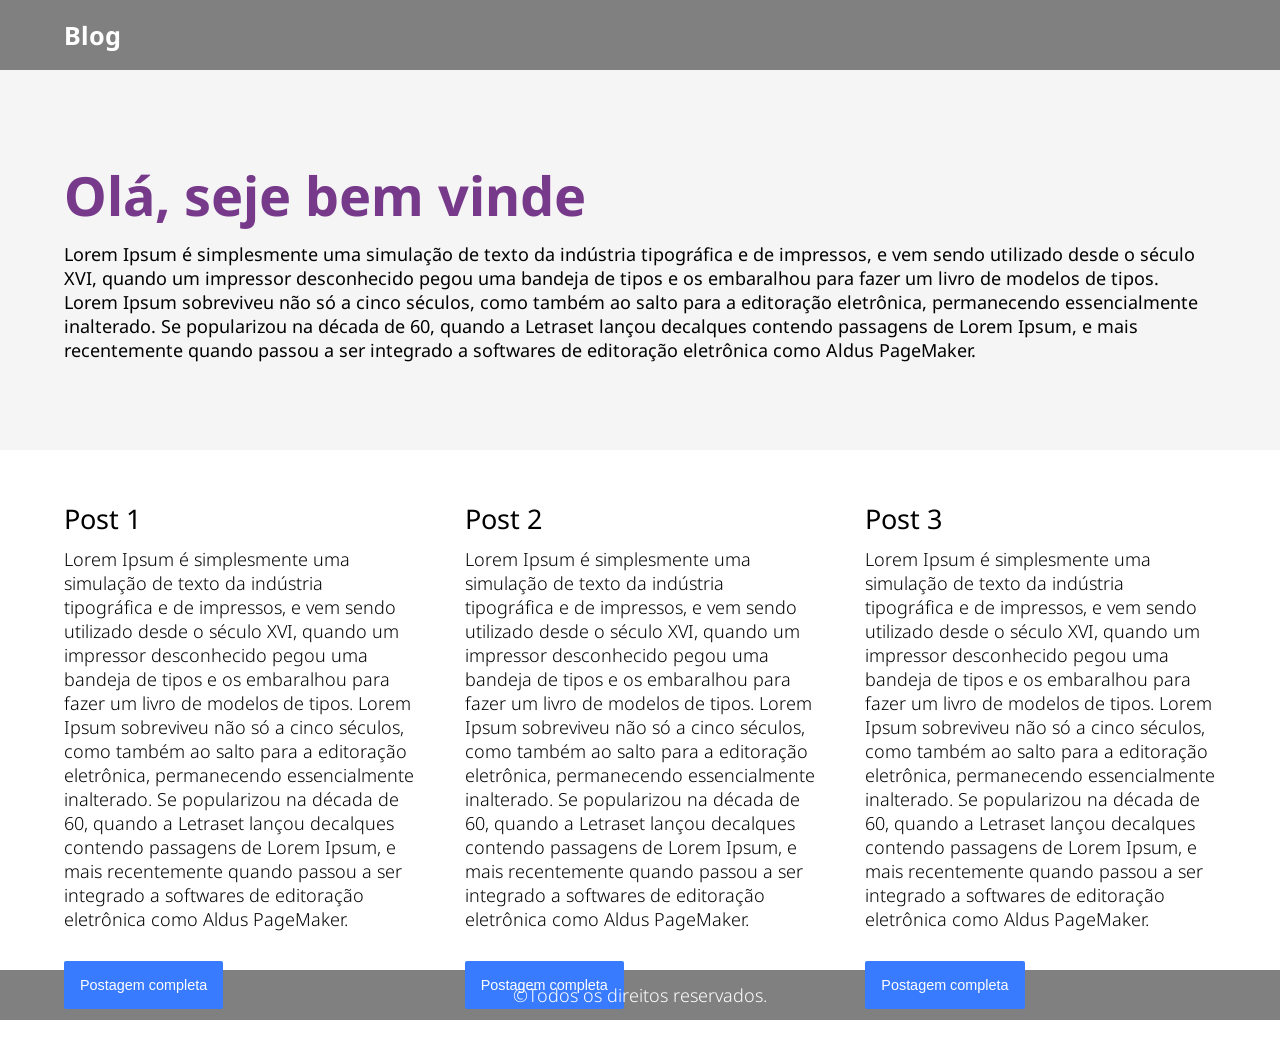
<file: Aula_01/index.html>
<!DOCTYPE html>
<html lang="pt">
<head>
    <meta charset="UTF-8">
    <meta name="viewport" content="width=device-width, initial-scale=1.0">
    <title>Blog 01</title>
    <link rel="stylesheet" href="style.css"></link>
</head>
<body>
    <nav>
        <div class="conteiner">
            <a href="#">Blog</a>
        </div>
    </nav>
        
        <div class="wrapper">
            <div class="row">
                <div class="msg">
                    <div class="conteiner">
                        <h1>Olá, seje bem vinde</h1>
                    <p>
                        Lorem Ipsum é simplesmente uma simulação de texto da indústria tipográfica e de impressos, e vem sendo utilizado desde o século XVI, quando um impressor desconhecido pegou uma bandeja de tipos e os embaralhou para fazer um livro de modelos de tipos. Lorem Ipsum sobreviveu não só a cinco séculos, como também ao salto para a editoração eletrônica, permanecendo essencialmente inalterado. Se popularizou na década de 60, quando a Letraset lançou decalques contendo passagens de Lorem Ipsum, e mais recentemente quando passou a ser integrado a softwares de editoração eletrônica como Aldus PageMaker.
                    </p>
                    </div>
                </div>
            </div>


            <div class="row">
            <div class="conteiner">
                <div class="grid">
                    <div class="column">
                        <h2>Post 1</h2>
                        <p>
                            Lorem Ipsum é simplesmente uma simulação de texto da indústria tipográfica e de impressos, e vem sendo utilizado desde o século XVI, quando um impressor desconhecido pegou uma bandeja de tipos e os embaralhou para fazer um livro de modelos de tipos. Lorem Ipsum sobreviveu não só a cinco séculos, como também ao salto para a editoração eletrônica, permanecendo essencialmente inalterado. Se popularizou na década de 60, quando a Letraset lançou decalques contendo passagens de Lorem Ipsum, e mais recentemente quando passou a ser integrado a softwares de editoração eletrônica como Aldus PageMaker.
                        </p>
                        <button class="btn-view">Postagem completa</button>
                    </div>

                    <div class="column">
                        <h2>Post 2</h2>
                        <p>
                            Lorem Ipsum é simplesmente uma simulação de texto da indústria tipográfica e de impressos, e vem sendo utilizado desde o século XVI, quando um impressor desconhecido pegou uma bandeja de tipos e os embaralhou para fazer um livro de modelos de tipos. Lorem Ipsum sobreviveu não só a cinco séculos, como também ao salto para a editoração eletrônica, permanecendo essencialmente inalterado. Se popularizou na década de 60, quando a Letraset lançou decalques contendo passagens de Lorem Ipsum, e mais recentemente quando passou a ser integrado a softwares de editoração eletrônica como Aldus PageMaker.
                        </p>
                        <button class="btn-view">Postagem completa</button>
                    </div>

                    <div class="column">
                        <h2>Post 3</h2>
                        <p>
                            Lorem Ipsum é simplesmente uma simulação de texto da indústria tipográfica e de impressos, e vem sendo utilizado desde o século XVI, quando um impressor desconhecido pegou uma bandeja de tipos e os embaralhou para fazer um livro de modelos de tipos. Lorem Ipsum sobreviveu não só a cinco séculos, como também ao salto para a editoração eletrônica, permanecendo essencialmente inalterado. Se popularizou na década de 60, quando a Letraset lançou decalques contendo passagens de Lorem Ipsum, e mais recentemente quando passou a ser integrado a softwares de editoração eletrônica como Aldus PageMaker.
                        </p>
                        <button class="btn-view">Postagem completa</button>
                    </div>
                </div>
            </div>
            </div>
        </div>

        <footer class="rodape">
            <div class="conteiner">
                <p>&copy;Todos os direitos reservados.</p>
            </div>
        </footer>
</body>
</html>
</file>
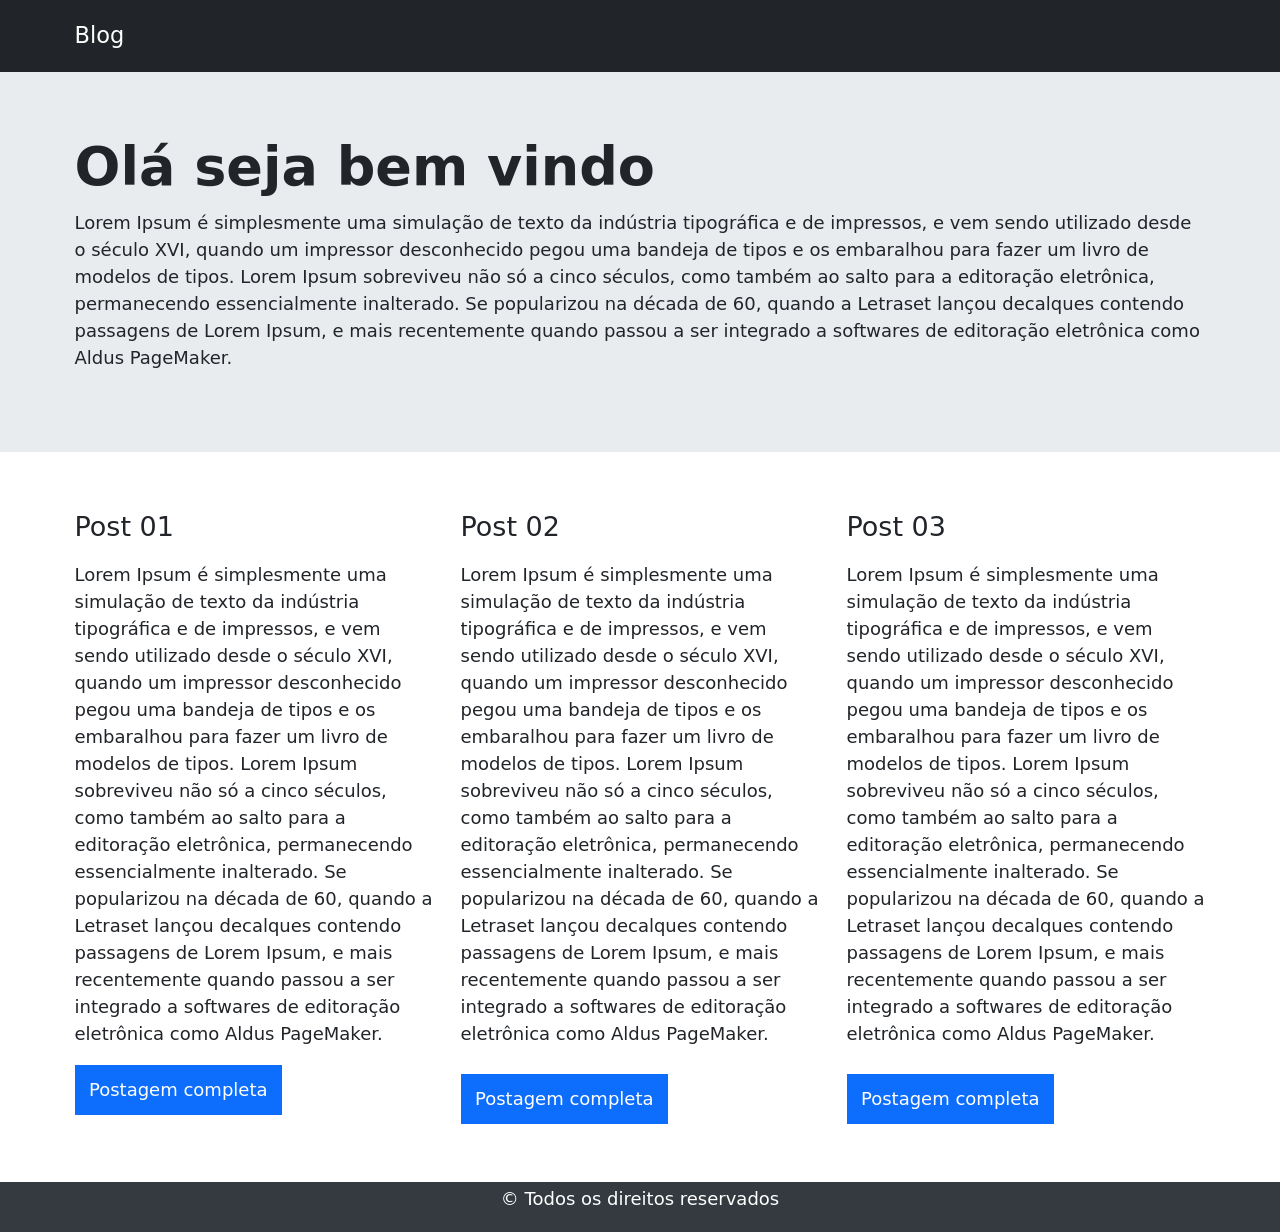
<file: Aula_02/index.html>
<!DOCTYPE html>
<html lang="en">
<head>
    <meta charset="UTF-8">
    <meta name="viewport" content="width=device-width, initial-scale=1.0">
    <title>Blog 2</title>
    <link rel="stylesheet" href="style.css">
    <link href="https://cdn.jsdelivr.net/npm/bootstrap@5.0.2/dist/css/bootstrap.min.css" rel="stylesheet" integrity="sha384-EVSTQN3/azprG1Anm3QDgpJLIm9Nao0Yz1ztcQTwFspd3yD65VohhpuuCOmLASjC" crossorigin="anonymous">
</head>
<body>
    <nav class="navbar navbar-dark bg-dark pr-md-5 pl-md-5">
        <div class="container p-1">
            <a href="#" class="navbar-brand font-weight-bold">Blog</a>
        </div>
    </nav>

    <div class="w-100 bg-color-default pr-md-5 pl-md-5 d-flex flex-column justify-content-center">
        <div class="container p-1">
            <h1 class="h1-title mb-2">Olá seja bem vindo</h1>
            <p class="p-subtitle">
                Lorem Ipsum é simplesmente uma simulação de texto da indústria tipográfica e de impressos, e vem sendo utilizado desde o século XVI, quando um impressor desconhecido pegou uma bandeja de tipos e os embaralhou para fazer um livro de modelos de tipos. Lorem Ipsum sobreviveu não só a cinco séculos, como também ao salto para a editoração eletrônica, permanecendo essencialmente inalterado. Se popularizou na década de 60, quando a Letraset lançou decalques contendo passagens de Lorem Ipsum, e mais recentemente quando passou a ser integrado a softwares de editoração eletrônica como Aldus PageMaker.
            </p>
        </div>
    </div>

    <div class="w-100 pt-md-5 pb-md-5 pr-md-5 pl-md-5">
        <div class="container p-1">
            <div class="row row-cols-1 row-cols-lg-3">
                <div class="col mb-5 mb-lg-0">
                    <div class="w-100 mb-3">
                        <h4>Post 01</h4>
                    </div>
                    <div class="w-100">
                        <p clas="mb-4">
                            Lorem Ipsum é simplesmente uma simulação de texto da indústria tipográfica e de impressos, e vem sendo utilizado desde o século XVI, quando um impressor desconhecido pegou uma bandeja de tipos e os embaralhou para fazer um livro de modelos de tipos. Lorem Ipsum sobreviveu não só a cinco séculos, como também ao salto para a editoração eletrônica, permanecendo essencialmente inalterado. Se popularizou na década de 60, quando a Letraset lançou decalques contendo passagens de Lorem Ipsum, e mais recentemente quando passou a ser integrado a softwares de editoração eletrônica como Aldus PageMaker.
                        </p>
                        <button type="button" class="btn btn-primary btn-default rounded-0">Postagem completa</button>
                    </div>
                </div>

                <div class="col mb-5 mb-lg-0">
                    <div class="w-100 mb-3">
                        <h4>Post 02</h4>
                    </div>
                    <div class="w-100">
                        <p class="mb-4">
                            Lorem Ipsum é simplesmente uma simulação de texto da indústria tipográfica e de impressos, e vem sendo utilizado desde o século XVI, quando um impressor desconhecido pegou uma bandeja de tipos e os embaralhou para fazer um livro de modelos de tipos. Lorem Ipsum sobreviveu não só a cinco séculos, como também ao salto para a editoração eletrônica, permanecendo essencialmente inalterado. Se popularizou na década de 60, quando a Letraset lançou decalques contendo passagens de Lorem Ipsum, e mais recentemente quando passou a ser integrado a softwares de editoração eletrônica como Aldus PageMaker.
                        </p>
                        <button type="button" class="btn btn-primary btn-default rounded-0">Postagem completa</button>
                    </div>
                </div>

                <div class="col mb-5 mb-lg-0">
                    <div class="w-100 mb-3">
                        <h4>Post 03</h4>
                    </div>
                    <div class="w-100">
                        <p class="mb-4">
                            Lorem Ipsum é simplesmente uma simulação de texto da indústria tipográfica e de impressos, e vem sendo utilizado desde o século XVI, quando um impressor desconhecido pegou uma bandeja de tipos e os embaralhou para fazer um livro de modelos de tipos. Lorem Ipsum sobreviveu não só a cinco séculos, como também ao salto para a editoração eletrônica, permanecendo essencialmente inalterado. Se popularizou na década de 60, quando a Letraset lançou decalques contendo passagens de Lorem Ipsum, e mais recentemente quando passou a ser integrado a softwares de editoração eletrônica como Aldus PageMaker.
                        </p>
                        <button type="button" class="btn btn-primary btn-default rounded-0">Postagem completa</button>
                    </div>
                </div>
            </div>
        </div>
    </div>

    <footer class="w-100 footer d-flex justify-content-center align-items-center bg-color-blue">
        <p>&copy; Todos os direitos reservados</p>
    </footer>
</body>
    <script src="https://cdn.jsdelivr.net/npm/bootstrap@5.0.2/dist/js/bootstrap.bundle.min.js" integrity="sha384-MrcW6ZMFYlzcLA8Nl+NtUVF0sA7MsXsP1UyJoMp4YLEuNSfAP+JcXn/tWtIaxVXM" crossorigin="anonymous"></script>
</html>
</file>
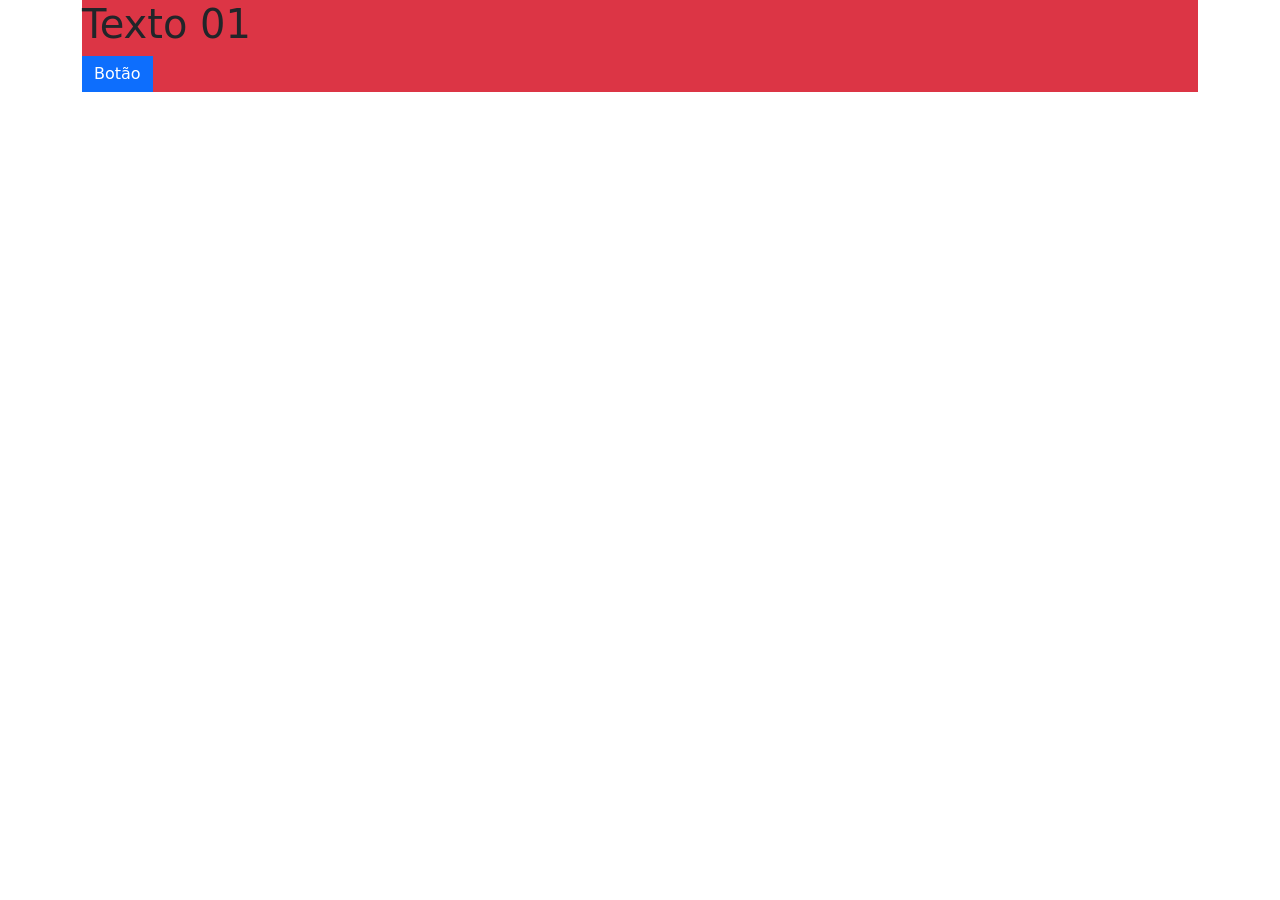
<file: Aula_03/index.html>
<!DOCTYPE html>
<html lang="pt">
<head>
    <meta charset="UTF-8">
    <meta name="viewport" content="width=device-width, initial-scale=1.0">
    <title>Aula_04</title>
    <link href="https://cdn.jsdelivr.net/npm/bootstrap@5.0.2/dist/css/bootstrap.min.css" rel="stylesheet" integrity="sha384-EVSTQN3/azprG1Anm3QDgpJLIm9Nao0Yz1ztcQTwFspd3yD65VohhpuuCOmLASjC" crossorigin="anonymous">
</head>
<body>
    <div class="container">
        <div class="w-100 bg-danger">
            <h1>Texto 01</h1>
            <button class="btn btn-primary border-0 rounded-0">
                Botão
            </button>
        </div>
    </div>
</body>
<script src="https://cdn.jsdelivr.net/npm/@popperjs/core@2.9.2/dist/umd/popper.min.js" integrity="sha384-IQsoLXl5PILFhosVNubq5LC7Qb9DXgDA9i+tQ8Zj3iwWAwPtgFTxbJ8NT4GN1R8p" crossorigin="anonymous"></script>
<script src="https://cdn.jsdelivr.net/npm/bootstrap@5.0.2/dist/js/bootstrap.min.js" integrity="sha384-cVKIPhGWiC2Al4u+LWgxfKTRIcfu0JTxR+EQDz/bgldoEyl4H0zUF0QKbrJ0EcQF" crossorigin="anonymous"></script>
</html>
</file>
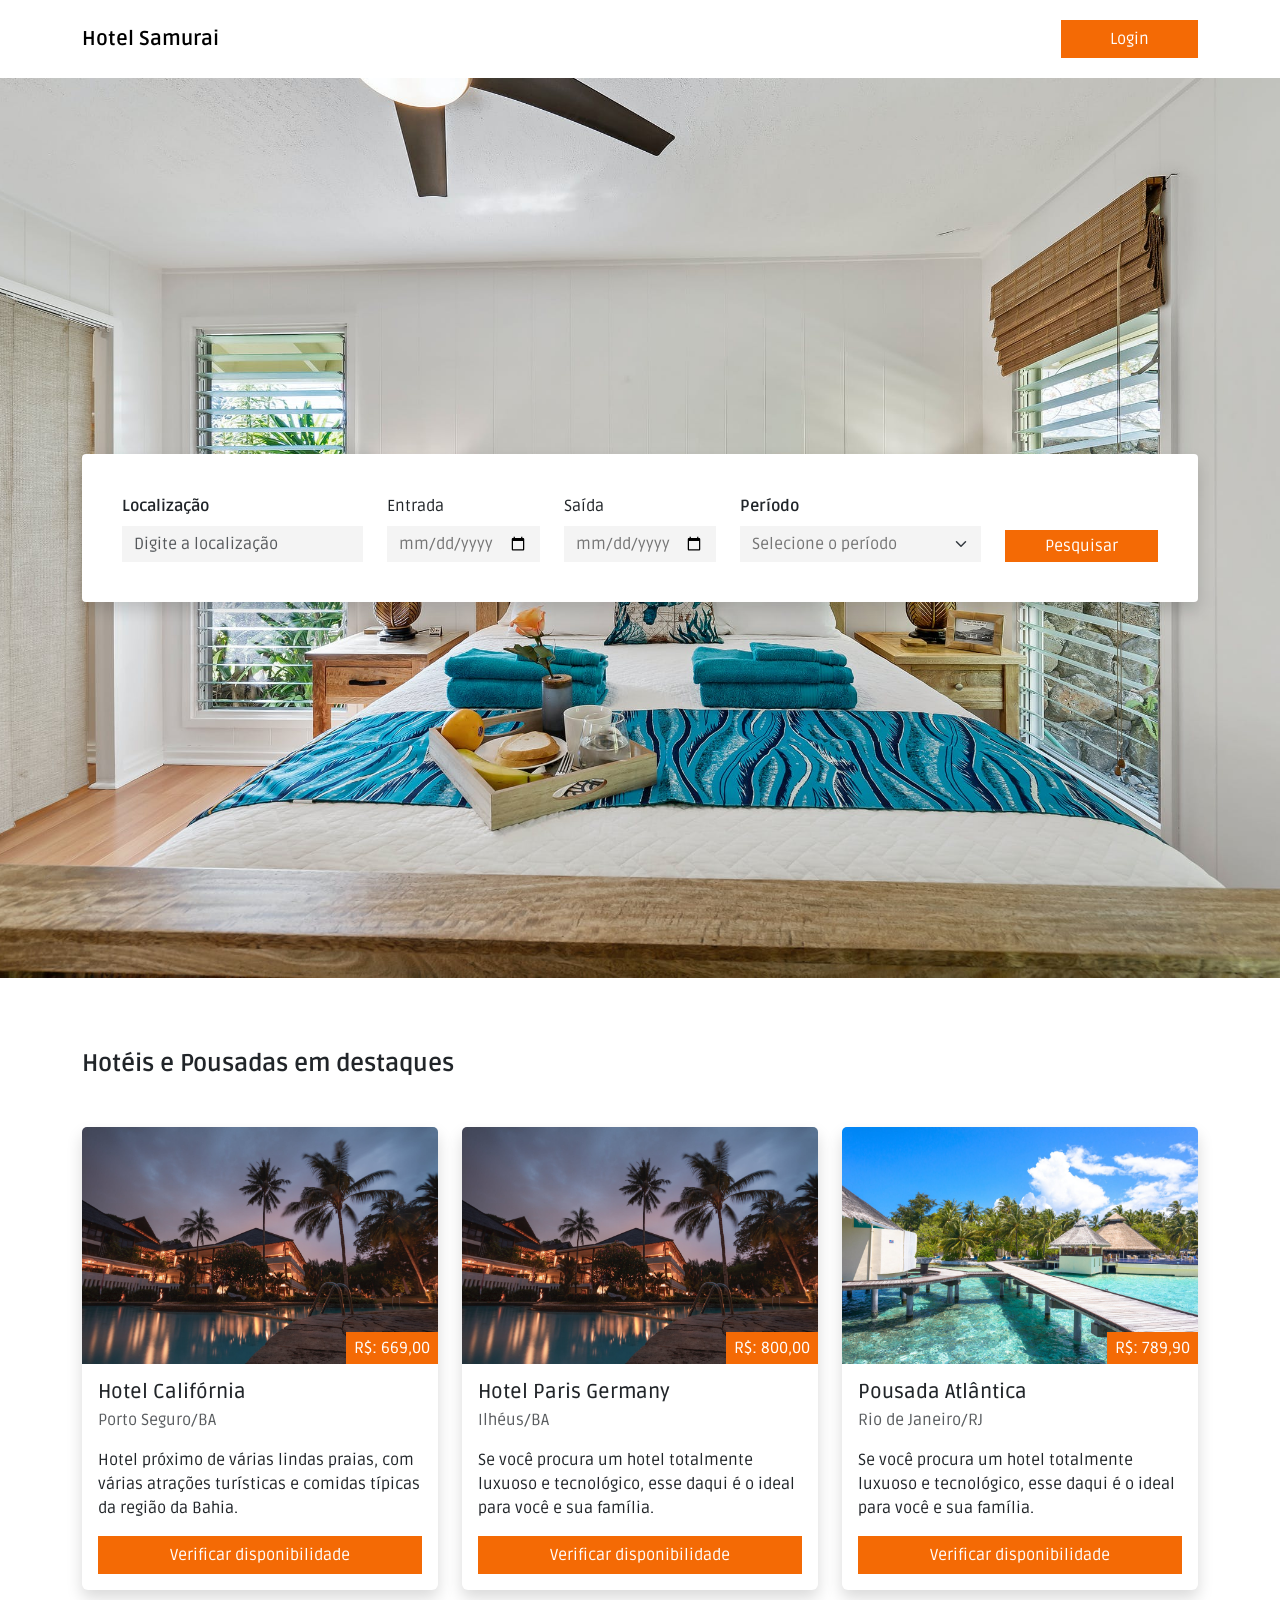
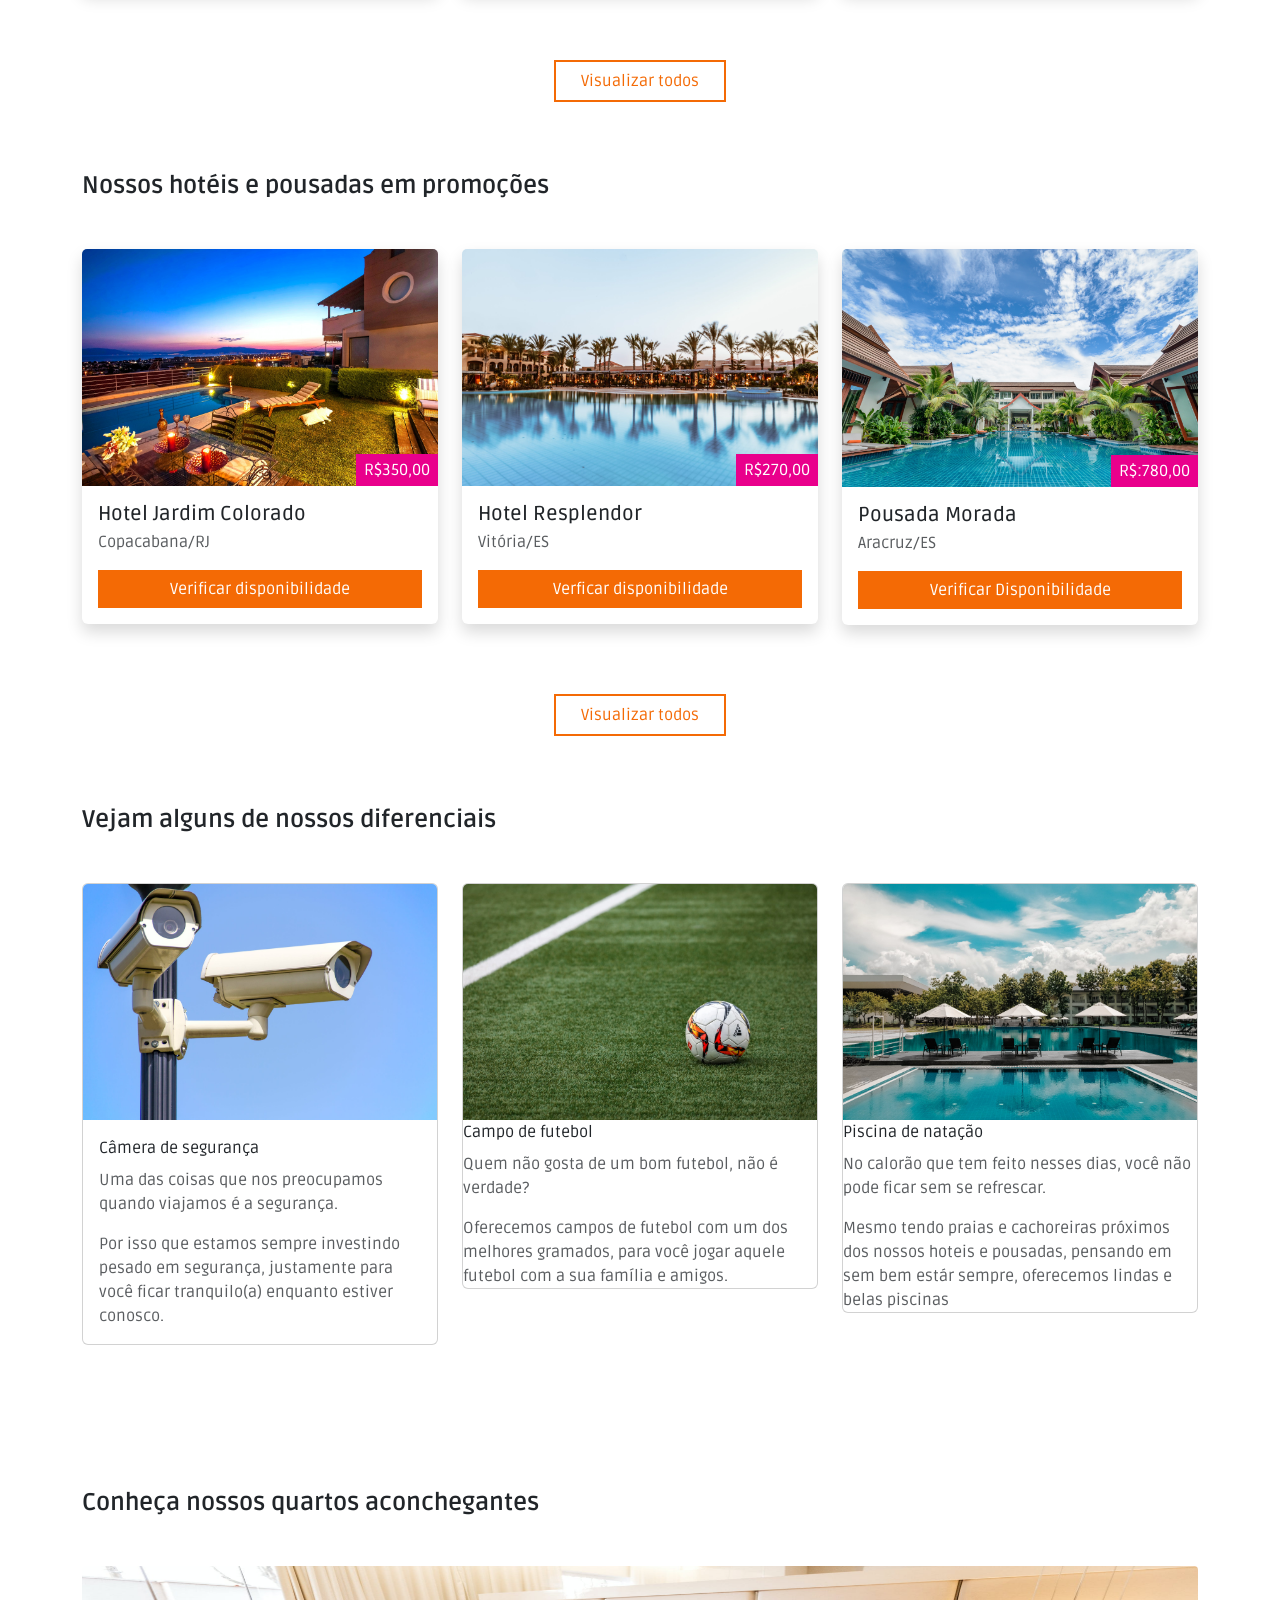
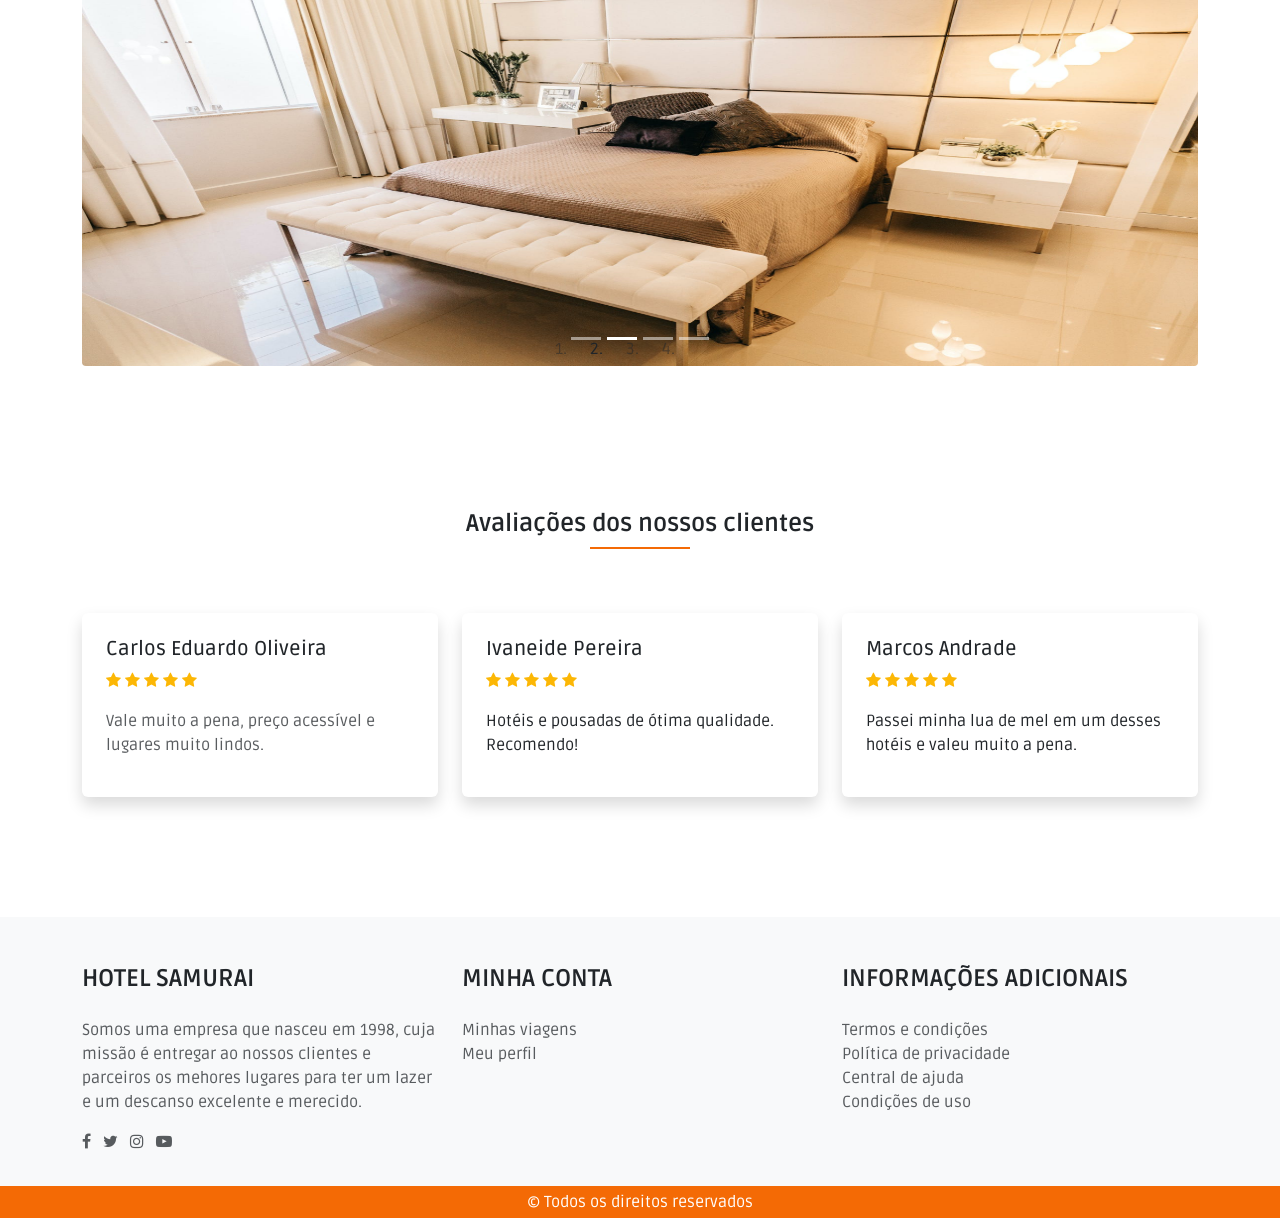
<file: Hotel Samurai/index.html>
<!DOCTYPE html>
<html lang="pt">
<head>
    <meta charset="UTF-8">
    <meta name="viewport" content="width=device-width, initial-scale=1.0">
    <title>Hotel Samurai</title>
    <link href="https://fonts.googleapis.com/css2?family=Material+Icons" rel="stylesheet">
    <link rel="stylesheet" href="https://stackpath.bootstrapcdn.com/font-awesome/4.7.0/css/font-awesome.min.css"
        integrity="sha384-wvfXpqpZZVQGK6TAh5PVlGOfQNHSoD2xbE+QkPxCAFlNEevoEH3Sl0sibVcOQVnN" crossorigin="anonymous">
    <link href="https://cdn.jsdelivr.net/npm/bootstrap@5.0.2/dist/css/bootstrap.min.css" rel="stylesheet" integrity="sha384-EVSTQN3/azprG1Anm3QDgpJLIm9Nao0Yz1ztcQTwFspd3yD65VohhpuuCOmLASjC" crossorigin="anonymous">
    <link rel="stylesheet" href="style.css">
</head>
<body>

<!-- Navbar -->
<nav class="navbar navbar-expand-lg navbar-light bg-white">
        <div class="container pt-1 pb-1">
            <a href="#" class="navbar-brand fw-bold">Hotel Samurai</a>
            <button class="navbar-toggler" type="button" data-bs-toggle="collapse" 
            data-bs-target="#navbarNav" aria-controls="navbarNav" aria-expanded="false"
            aria-label="Toggle navigation">
            <svg xmlns="http://www.w3.org/2000/svg" width="1.5em" height="1.5em" fill="currentColor" class="bi bi-list" viewBox="0 0 16 16">
            <path fill-rule="evenodd" d="M2.5 12a.5.5 0 0 1 .5-.5h10a.5.5 0 0 1 0 1H3a.5.5 0 0 1-.5-.5m0-4a.5.5 0 0 1 .5-.5h10a.5.5 0 0 1 0 1H3a.5.5 0 0 1-.5-.5m0-4a.5.5 0 0 1 .5-.5h10a.5.5 0 0 1 0 1H3a.5.5 0 0 1-.5-.5"/>
            </svg> 
        </button>
        <div class="collapse navbar-collapse d-lg-flex justify-content-lg-end" id="navbarNav">
            <ul class="navbar-nav">
                <!-- Botão quando aba é reduzida -->
                <li class="nav-item d-block d-md-none d-lg-none pt-2 pb-2">
                    <a href="#" type="button" class="btn btn-orange w-100 rounded-0">Login</a>
                </li> 
                <li class="nav-item d-none d-md-block pt-2 pb-2">
                     <a href="#" type="button" class="btn btn-orange w-100 rounded-0 ps-lg-5 pe-lg-5">Login</a>
                </li>
            </ul>
        </div>
        </div>
</nav>
<!-- End Navbar -->

<!-- Banner -->
<main class="w-100 min-vh-100 background-banner d-flex align-items-center">
    <div class="container">
        <div class="card rounded-1 border-0 p-1 pt-4 pb-4 p-lg-4 pb-md-0 pb-lg-0 shadow">
            <div class="card-body">
                <form class="pb-lg-2" onsubmit="return false;">
                    <div class="row">
                        <div class="col-12 col-md-12 col-lg-3 mb-3">
                            <label for="localizacao" class="form-label fw-bold">Localização</label>
                            <input type="text" class="form-control rounded-0" 
                            name="localizacao" id="localizacao" 
                            placeholder="Digite a localização">
                        </div>
                        <div class="col-12 col-md-12 col-lg-2 mb-3">
                            <label for="entrada" class="form-label f2-bold">Entrada</label>
                            <input type="date" class="form-control rounded-0" 
                            name="entrada" id="entrada">
                        </div>
                        <div class="col-12 col-md-12 col-lg-2 mb-3">
                            <label for="saida" class="form-label f2-bold">Saída</label>
                            <input type="date" class="form-control rounded-0" 
                            name="saida" id="saida">
                        </div>
                        <div class="col-12 col-md-12 col-lg-3 mb-3">
                            <label for="periodo" class="form-label fw-bold">Período</label>
                            <select class="form-select rounded-0" name="periodo" id="periodo">
                                <option value="" selected>Selecione o período</option>
                                <option value="madrugada">Madrugada</option>
                                <option value="manha">Manhã</option>
                                <option value="tarde">Tarde</option>
                                <option value="noite">Noite</option>
                            </select>
                        </div>
                        <div class="col-12 col-md-12 col-lg-2 mb-3 pt-3 d-lg-flex align-items-end">
                            <a href="#" class="btn btn-lg btn-orange w-100 
                            rounded-0 border-0 p-lg-1">Pesquisar</a>
                        </div>
                    </div>
                </form>
            </div>
        </div>
    </div>
</main>
<!-- End Banner -->

<!-- Destaques -->
<main class="w-100 pb-5 pt-lg-4 pb-lg-5">
    <div class="container pt-5 pb-2 pt-lg-5 pb-lg-0">
        <h1 class="fs-4 text-center text-lg-start mb-5 fw-bold">
            Hotéis e Pousadas em destaques
        </h1>
        <div class="row mb-4">
            <div class="col-12 col-md-12 col-lg-4 mb-5">
                <div class="card shadow border-0">
                    <div class="position-relative">
                        <img src="./assets/img/hoteis/hotel-1.jpeg" alt="Hotel 01" class="card-img-top">
                        <span class="position-absolute bottom-0 right-0 bg-color-orange 
                        ps-2 pe-2 pt-1 pb-1">R$: 669,00</span>
                    </div>
                    <div class="card-body p-3">
                        <h5 class="card-title mb-1">Hotel Califórnia</h5>
                        <p class="text-muted">Porto Seguro/BA</p>
                        <p class="card-text">
                            Hotel próximo de várias lindas praias, com várias atrações turísticas e comidas típicas da região da Bahia.
                        </p>
                        <a href="#" class="btn btn-orange rounded-0 w-100">Verificar disponibilidade</a>
                    </div>
                </div>
            </div>
            <div class="col-12 col-md-12 col-lg-4 mb-5">
                <div class="card shadow border-0">
                    <div class="position-relative">
                        <img src="./assets/img/hoteis/hotel-1.jpeg" alt="Hotel 01" class="card-img-top">
                        <span class="position-absolute bottom-0 right-0 bg-color-orange 
                        ps-2 pe-2 pt-1 pb-1">R$: 800,00</span>
                    </div>
                    <div class="card-body p-3">
                        <h5 class="card-title mb-1">Hotel Paris Germany</h5>
                        <p class="text-muted">Ilhéus/BA</p>
                        <p class="card-text">
                            Se você procura um hotel totalmente luxuoso e tecnológico, esse daqui é o ideal para você e sua família.
                        </p>
                        <a href="./available.html" class="btn btn-orange rounded-0 w-100">Verificar disponibilidade</a>
                    </div>
                </div>
            </div>
            <div class="col-12 col-md-12 col-lg-4 mb-5">
                <div class="card shadow border-0">
                    <div class="position-relative">
                        <img src="./assets/img/hoteis/hotel-3.jpeg" alt="Hotel 01" class="card-img-top">
                        <span class="position-absolute bottom-0 right-0 bg-color-orange 
                        ps-2 pe-2 pt-1 pb-1">R$: 789,90</span>
                    </div>
                    <div class="card-body p-3">
                        <h5 class="card-title mb-1">Pousada Atlântica</h5>
                        <p class="text-muted">Rio de Janeiro/RJ</p>
                        <p class="card-text">
                            Se você procura um hotel totalmente luxuoso e tecnológico, esse daqui é o ideal para você e sua família.
                        </p>
                        <a href="#" class="btn btn-orange rounded-0 w-100">Verificar disponibilidade</a>
                    </div>
                </div>
            </div>
        </div>
        <div class="row">
            <div class="col-12 d-flex justify-content-center">
                <a href="#" class="btn btn-orange-outline ps-4 pe-4">
                    Visualizar todos
                </a>
            </div>
        </div>
    </div> 
</main>
<!-- End Destaques -->

<!-- Combos -->
<main class="w-100 pb-5 pb-lg-5">
    <div class="container">
        <div class="w-100 title mb-5 mb-md-5 mb-lg-5 pt-lg-4 pb-lg-0">
            <h1 class="fs-4 text-center text-lg-start mb- fw-bold">
                Nossos hotéis e pousadas em promoções
            </h1>
        </div>
        <div class="row mb-4">
            <div class="col-12 col-md-12 col-lg-4 mb-5">
                <div class="card shadow border-0">
                    <div class="position-relative">
                        <img src="./assets/img/hoteis/hotel-4.jpeg" alt="" class="card-img-top">
                        <span class="position-absolute bottom-0 right-0 bg-color-roxo
                        ps-2 pe-2 pt-1 pb-1">R$350,00</span>
                    </div>
                    <div class="card-body p-3">
                        <h5 class="card-title mb-1">
                            Hotel Jardim Colorado
                        </h5>
                        <p class="text-muted">Copacabana/RJ</p>
                        <a href="#" class="btn btn-orange rounded-0 w-100">Verificar disponibilidade</a>
                    </div>
                </div>
            </div>
            <div class="col-12 col-md-12 col-lg-4 mb-5">
                <div class="card shadow border-0">
                    <div class="position-relative">
                        <img src="./assets/img/hoteis/hotel-5.jpeg" alt="" class="card-img-top">
                        <span class="bg-color-roxo position-absolute bottom-0 right-0 
                        ps-2 pe-2 pt-1 pb-1">R$270,00</span>
                    </div>
                    <div class="card-body p-3">
                        <h5 class="card-title mb-1">
                            Hotel Resplendor
                        </h5>
                        <p class="text-muted">Vitória/ES</p>
                        <a href="#" class="btn btn-orange w-100 rounded-0">Verficar disponibilidade</a>
                    </div>
                </div>
            </div>
            <div class="col col-12 col-md-12 col-lg-4">
                <div class="card shadow border-0">
                    <div class="position-relative">
                        <img src="./assets/img/hoteis/hotel-6.jpg" alt="" class="card-img-top">
                        <span class="position-absolute bottom-0 right-0 bg-color-roxo 
                        pt-1 pb-1 ps-2 pe-2">R$:780,00</span>
                    </div>
                    <div class="card-body p-3">
                        <h5 class="card-title mb-1">
                            Pousada Morada
                        </h5>
                        <p class="text-muted">Aracruz/ES</p>
                        <a href="#" class="btn btn-orange w-100 rounded-0">Verificar Disponibilidade</a>
                    </div>
                </div>
            </div>
        </div>
        <div class="row">
            <div class="col-12 d-flex justify-content-center">
                <a href="#" class="btn btn-orange-outline ps-4 pe-4">Visualizar todos</a>
            </div>
        </div>
    </div>
</main>
<!-- End Combos -->

<!-- Diferenciais -->
<main class="w-100 pb-5 pb-lg-5">
    <div class="container">
        <div class="w-100 title mb-5 mb-md-5 mb-lg-5 pt-lg-4 pb-lg-0">
            <h1 class="fs-4 text-center text-md-start text-lg-start mb-2 fw-bold">
                Vejam alguns de nossos diferenciais
            </h1>
        </div>
        <div class="row">
            <div class="col-12">
                <div class="row">
                    <div class="col-12 col-md-12 col-lg-4 mb-4">
                        <div class="card">
                            <img src="./assets/img/utilidades/camera.jpeg" alt="Câmera de segurança" class="card-img-top">
                            <div class="card-body">
                                <div class="card-title">
                                    Câmera de segurança
                                </div>
                                <p class="card-text text-muted">
                                    Uma das coisas que nos preocupamos quando viajamos é a segurança.
                                </p>
                                <p class="card-text text-muted">
                                    Por isso que estamos sempre investindo pesado em segurança, justamente para você ficar tranquilo(a) 
                                    enquanto estiver conosco.
                                </p>
                            </div>
                        </div>
                    </div>
                    <div class="col-12 col-md-12 col-lg-4 mb-4">
                        <div class="card">
                            <img src="./assets/img/utilidades/campo.jpeg" alt="Campo de futebol" class="card-img-top">
                            <div class="card-title">
                                Campo de futebol
                            </div>
                            <p class="card-text text-muted">Quem não gosta de um bom futebol, não é verdade?</p>
                            <p class="card-text text-muted">Oferecemos campos de futebol com um dos melhores gramados, para você jogar aquele 
                                futebol com a sua família e amigos.</p>                            
                        </div>
                    </div>
                    <div class="col-12 col-md-12 col-lg-4 mb-4">
                        <div class="card">
                            <img src="./assets/img/utilidades/piscina.jpeg" alt="Piscina de natação" class="card-img-top">
                            <div class="card-title">Piscina de natação</div>
                            <p class="card-text text-muted">No calorão que tem feito nesses dias, você não pode ficar sem se refrescar.</p>
                            <p class="card-text text-muted">Mesmo tendo praias e cachoreiras próximos dos nossos hoteis e pousadas, pensando em sem bem estár sempre, oferecemos lindas e belas piscinas</p>
                        </div>
                    </div>
                </div>
            </div>
        </div>
    </div>
</main>
<!-- End Diferenciais -->

<!-- Nossos quartos -->
<main class="w-100 pb-4 pb-md-4 pt-lg-4 pb-lg-4">
    <div class="container pt-5 pb-2 pt-lg-5 pb-lg-5">
        <h1 class="fs-4 text-center text-lg-start mb-5 fw-bold">Conheça nossos quartos aconchegantes</h1>
        <div id="carouselControls" class="carousel slide" data-bs-ride="carousel" data-bs-interval="0">
            <div class="carousel-inner">
                <div class="carousel-item active">
                    <img src="./assets/img/quartos/quarto-1.jpeg" alt="" class="d-block w-100 rounded-1 carousel-item-img">
                </div>
                <div class="carousel-item">
                    <img src="./assets/img/quartos/quarto-2.jpeg" alt="" class="d-block w-100 rounded-1 carousel-item-img">
                </div>
                <div class="carousel-item">
                    <img src="./assets/img/quartos/quarto-3.jpeg" alt="" class="d-block w-100 rounded-1 carousel-item-img">
                </div>
                <div class="carousel-item">
                    <img src="./assets/img/quartos/quarto-4.jpeg" alt="" class="d-block w-100 rounded-1 carousel-item-img">
                </div>
            </div>
                <ol class="carousel-indicators">
                    <li data-bs-target="#carouselControls" data-bs-slide-to="0" class="active"></li>
                    <li data-bs-target="#carouselControls" data-bs-slide-to="1"></li>
                    <li data-bs-target="#carouselControls" data-bs-slide-to="2"></li>
                    <li data-bs-target="#carouselControls" data-bs-slide-to="3"></li>
                </ol>
        </div>
    </div>
</main>
<!-- End Nossos Quartos -->

<!-- Avaliações -->
 <main class="w-100 pt-lg-4 pb-lg-5">
    <div class="container pt-5 pb-2 pt-lg-5 pb-lg-5">
        <div class="w-100 title mb-5 mb-md-5 mb-lg-5 pt-lg-0">
            <h1 class="fs-4 text-center text-lg-center mb-2 fw-bold">Avaliações dos nossos clientes</h1>
            <div class="line-orange m-auto"></div>
        </div>
        <div class="row pt-3 pt-md-3 pt-lg-3">
            <div class="col-12 col-md-12 col-lg-4 mb-4 mb-md-4">
                <div class="card border-0 shadow p-2">
                    <div class="card-body">
                        <div class="w100 mb-3">
                            <h4 class="fs-5">Carlos Eduardo Oliveira</h4>
                            <span class="star"><i class="fa fa-star" aria-hidden="true"></i></span>
                            <span class="star"><i class="fa fa-star" aria-hidden="true"></i></span>
                            <span class="star"><i class="fa fa-star" aria-hidden="true"></i></span>
                            <span class="star"><i class="fa fa-star" aria-hidden="true"></i></span>
                            <span class="star"><i class="fa fa-star" aria-hidden="true"></i></span>
                        </div>
                        <p class="text-muted">
                            Vale muito a pena, preço acessível e lugares muito lindos.
                        </p>
                    </div>
                </div>
            </div>
            <div class="col-12 col-md-12 col-lg-4 mb-4 mb-md-4">
                <div class="card border-0 shadow p-2">
                    <div class="card-body">
                        <div class="w100 mb-3">
                            <h4 class="fs-5">Ivaneide Pereira</h4>
                            <span class="star"><i class="fa fa-star" aria-hidden="true"></i></span>
                            <span class="star"><i class="fa fa-star" aria-hidden="true"></i></span>
                            <span class="star"><i class="fa fa-star" aria-hidden="true"></i></span>
                            <span class="star"><i class="fa fa-star" aria-hidden="true"></i></span>
                            <span class="star"><i class="fa fa-star" aria-hidden="true"></i></span>
                        </div> 
                        <p>
                            Hotéis e pousadas de ótima qualidade. Recomendo!
                        </p>
                    </div>
                </div>
            </div>
            <div class="col-12 col-md-12 col-lg-4 mb-4 mb-md-4">
                <div class="card border-0 shadow p-2">
                    <div class="card-body">
                        <div class="w100 mb-3">
                            <h4 class="fs-5">Marcos Andrade</h4>
                            <span class="star"><i class="fa fa-star" aria-hidden="true"></i></span class='star'>
                            <span class="star"><i class="fa fa-star" aria-hidden="true"></i></span>
                            <span class="star"><i class="fa fa-star" aria-hidden="true"></i></span>
                            <span class="star"><i class="fa fa-star" aria-hidden="true"></i></span>
                            <span class="star"><i class="fa fa-star" aria-hidden="true"></i></span>
                        </div> 
                        <p>
                            Passei minha lua de mel em um desses hotéis e valeu muito a pena.
                        </p>
                    </div>
                </div>
            </div>
        </div>
    </div>
 </main>
 <!-- End Avaliações -->

 <!-- Rodapé -->
 <footer class="w-100 bg-light">
    <div class="container pt-5 pt-lg-5 pb-lg-3">
        <div class="row">
            <div class="col-12 col-md-3 col-lg-4 mb-3 mb-md-0 mb-lg-0">
                <h4 class="fs-4 fw-bold text-uppercase mb-2 mb-md-4 mb-lg-4">Hotel samurai</h4>
                <p class="text-muted">
                    Somos uma empresa que nasceu em 1998, cuja missão é entregar ao nossos clientes e parceiros os mehores lugares para ter um lazer
                    e um descanso excelente e merecido.
                </p>
                <p>
                    <a href="#" title="Facebook" class="text-decoration-none text-muted me-1 me-md-1 me-lg-2">
                        <i class="fa fa-facebook" aria-hidden="true"></i>
                    </a>
                    <a href="#" title="Twitter" class="text-decoration-none text-muted me-1 me-md-1 me-lg-2">
                        <i class="fa fa-twitter" aria-hidden="true"></i>
                    </a>
                    <a href="#" title="Instagram" class="text-decoration-none text-muted me-1 me-md-1 me-lg-2">
                        <i class="fa fa-instagram" aria-hidden="true"></i>
                    </a>
                    <a href="#" title="YouTube" class="text-decoration-none text-muted me-1 me-md-1 me-lg-2">
                        <i class="fa fa-youtube-play" aria-hidden="true"></i>
                    </a>                    
                </p>
            </div>
            <div class="col-12 col-md-3 col-lg-4 mb-3 mb-md-0 mb-lg-0">
                <h4 class="fs-4 fw-bold mb-2 mb-md-4 mb-lg-4 text-uppercase">Minha Conta</h4>
                <p class="mb-0">
                    <a href="" class="text-decoration-none text-muted">Minhas viagens</a>
                </p>
                <p class="mb-0">
                    <a href="#" class="text-decoration-none text-muted">Meu perfil</a>
                </p>
            </div>
            <div class="col-12 col-md-3 col-lg-4 mb-3 mb-md-0 mb-lg-0">
                <h4 class="fs-4 fw-bold mb-2 mb-md-4 mb-lg-4 text-uppercase">Informações adicionais</h4>
                <p class="mb-0">
                    <a href="#" class="text-decoration-none text-muted">Termos e condições</a>
                </p>
                <p class="mb-0">
                    <a href="#" class="text-decoration-none text-muted">Política de privacidade</a>
                </p>
                <p class="mb-0">
                    <a href="#" class="text-decoration-none text-muted">Central de ajuda</a>
                </p>
                <p class="mb-0">
                    <a href="#" class="text-decoration-none text-muted">Condições de uso</a>
                </p>
            </div>
        </div>
    </div>
    <div class="w-100 bg-color-orange d-flex justify-content-center align-items-center">
        <p class="mb-0 pt-1 pb-1">
            &copy; Todos os direitos reservados
        </p>
    </div>
 </footer>
 <!-- End Rodapé -->

</body>
<script src="https://cdn.jsdelivr.net/npm/@popperjs/core@2.9.2/dist/umd/popper.min.js" integrity="sha384-IQsoLXl5PILFhosVNubq5LC7Qb9DXgDA9i+tQ8Zj3iwWAwPtgFTxbJ8NT4GN1R8p" crossorigin="anonymous"></script>
<script src="https://cdn.jsdelivr.net/npm/bootstrap@5.0.2/dist/js/bootstrap.min.js" integrity="sha384-cVKIPhGWiC2Al4u+LWgxfKTRIcfu0JTxR+EQDz/bgldoEyl4H0zUF0QKbrJ0EcQF" crossorigin="anonymous"></script>
</html>
</file>
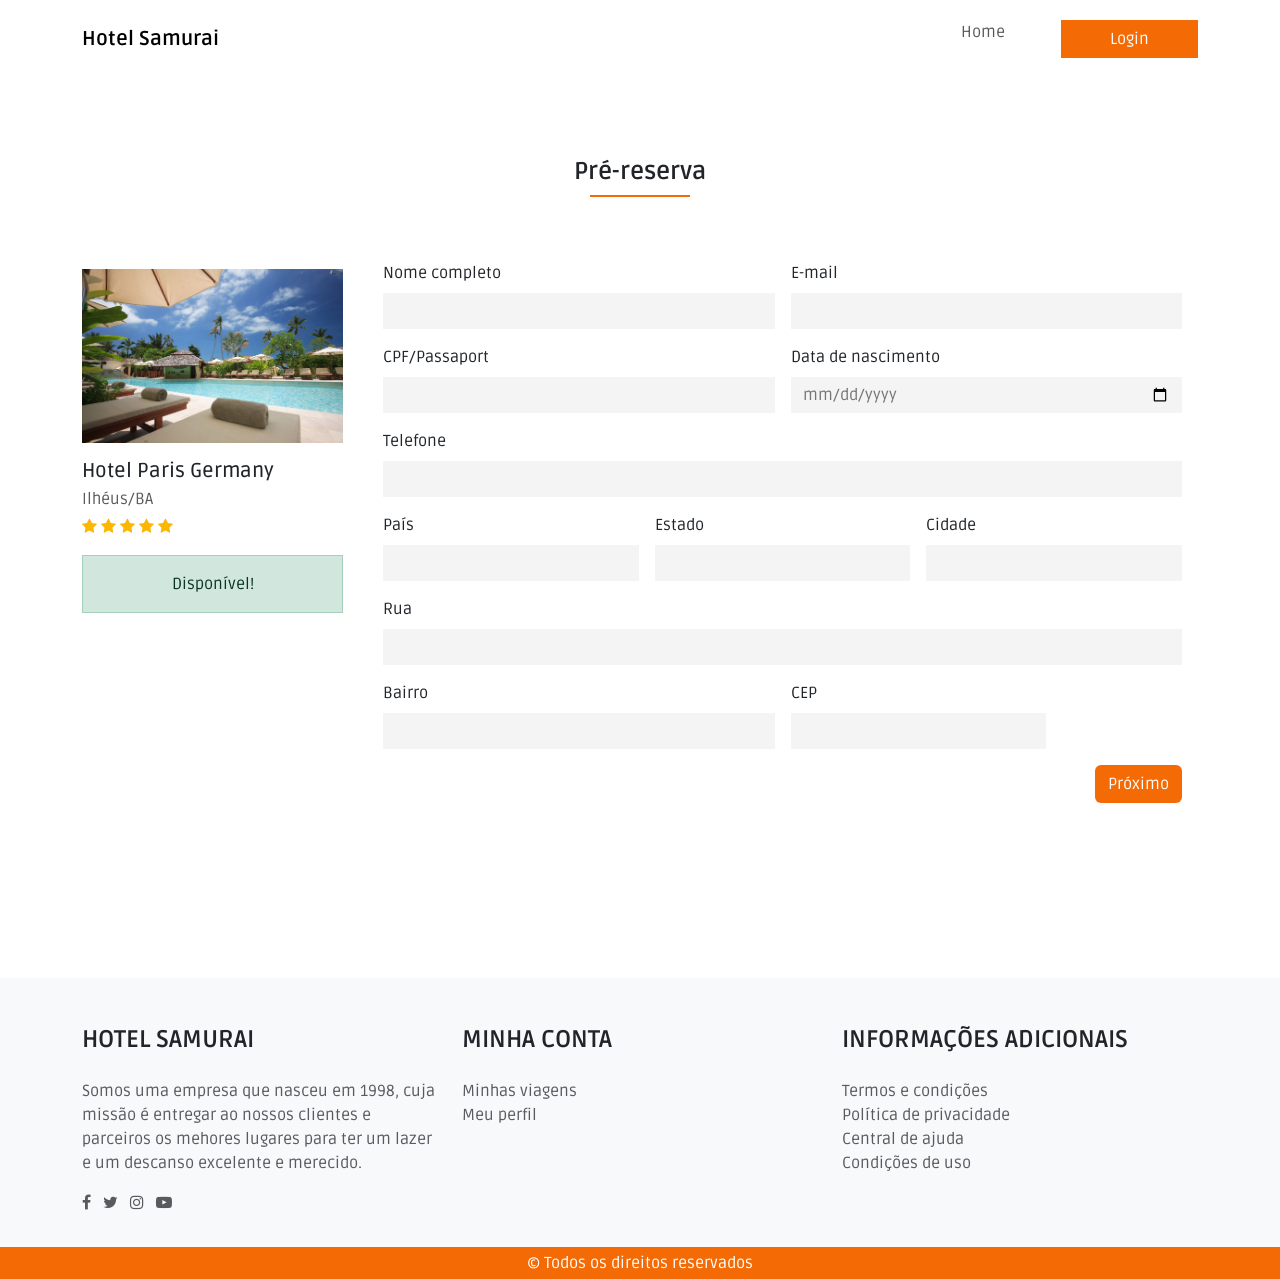
<file: Hotel Samurai/available.html>
<!DOCTYPE html>
<html lang="en">
<head>
    <meta charset="UTF-8">
    <meta name="viewport" content="width=device-width, initial-scale=1.0">
    <title>Hotel Samurai</title>
    <link href="https://fonts.googleapis.com/css2?family=Material+Icons" rel="stylesheet">
    <link rel="stylesheet" href="https://stackpath.bootstrapcdn.com/font-awesome/4.7.0/css/font-awesome.min.css"
        integrity="sha384-wvfXpqpZZVQGK6TAh5PVlGOfQNHSoD2xbE+QkPxCAFlNEevoEH3Sl0sibVcOQVnN" crossorigin="anonymous">
    <link href="https://cdn.jsdelivr.net/npm/bootstrap@5.0.2/dist/css/bootstrap.min.css" rel="stylesheet" integrity="sha384-EVSTQN3/azprG1Anm3QDgpJLIm9Nao0Yz1ztcQTwFspd3yD65VohhpuuCOmLASjC" crossorigin="anonymous">
    <link rel="stylesheet" href="style.css">
</head>
<body>
    <!-- Navbar -->
    <nav class="navbar navbar-expand-lg navbar-light bg-white">
        <div class="container pt-1 pb-1">
            <a href="./index.html" class="navbar-brand fw-bold">Hotel Samurai</a>
            <button class="navbar-toggler" type="button" data-bs-toggle="collapse" 
            data-bs-target="#navbarNav" aria-controls="navbarNav" aria-expanded="false"
            aria-label="Toggle navigation">
            <svg xmlns="http://www.w3.org/2000/svg" width="1.5em" height="1.5em" fill="currentColor" class="bi bi-list" viewBox="0 0 16 16">
            <path fill-rule="evenodd" d="M2.5 12a.5.5 0 0 1 .5-.5h10a.5.5 0 0 1 0 1H3a.5.5 0 0 1-.5-.5m0-4a.5.5 0 0 1 .5-.5h10a.5.5 0 0 1 0 1H3a.5.5 0 0 1-.5-.5m0-4a.5.5 0 0 1 .5-.5h10a.5.5 0 0 1 0 1H3a.5.5 0 0 1-.5-.5"/>
            </svg> 
        </button>
        <div class="collapse navbar-collapse d-lg-flex justify-content-lg-end" id="navbarNav">
            <ul class="navbar-nav">
                <li class="navbar-item me-5">
                    <a href="./index.html" class="nav-link">Home</a>
                </li>
                <!-- Botão quando aba é reduzida -->
                <li class="nav-item d-block d-md-none d-lg-none pt-2 pb-2">
                    <a href="#" type="button" class="btn btn-orange w-100 rounded-0">Login</a>
                </li> 
                <li class="nav-item d-none d-md-block pt-2 pb-2">
                     <a href="#" type="button" class="btn btn-orange w-100 rounded-0 ps-lg-5 pe-lg-5">Login</a>
                </li>
            </ul>
        </div>
        </div>
    </nav>
    <!-- End Navbar -->
    
    <main class="w-100 pb-5 pt-lg-2 pb-lg-5 min-vh-100">
        <div class="container pt-5 pb-2 pt-lg-5 pb-lg-0">
            <div class="w-100 title mb-5 mb-md-5 mb-lg-5 pt-lg-4">
                <h1 class="fs-4 text-center text-lg-center mb-2 fw-bold">Pré-reserva</h1>
                <div class="line-orange m-auto"></div>
            </div>
            <div class="row">
                <div class="col-12 col-md col-lg-3 mb-3">
                    <div class="card border-0 pt-lg-4">
                        <img src="assets/img/hoteis/hotel-2.jpeg" alt="" class="card-img-top rounded-0">
                        <div class="card-body pe-0 ps-0">
                            <h5 class="card-title mb-1">Hotel Paris Germany</h5>
                            <p class="card-text text-muted mb-1">Ilhéus/BA</p>
                            <div class="stars mb-3">
                                <span class="star"><i class="fa fa-star" aria-hidden="true"></i></span>
                                <span class="star"><i class="fa fa-star" aria-hidden="true"></i></span>
                                <span class="star"><i class="fa fa-star" aria-hidden="true"></i></span>
                                <span class="star"><i class="fa fa-star" aria-hidden="true"></i></span>
                                <span class="star"><i class="fa fa-star" aria-hidden="true"></i></span>
                            </div>
                            <div class="alert alert-success rounded-0 text-center" role="alert">
                                Disponível!
                            </div>
                        </div>
                    </div>
                </div>
                <div class="col-12 col-md col-lg-9">
                    <div class="card border-0">
                        <div class="card-body">
                            <form class="row g-3">
                                <div class="col-md-6">
                                    <label for="nome" class="form-label">Nome completo</label>
                                    <input type="text" class="form-control rounded-0" id="nome">
                                </div>
                                <div class="col-md-6">
                                    <label for="email" class="form-label">E-mail</label>
                                    <input type="email" class="form-control rounded-0" id="email">
                                </div>
                                <div class="col-md-6">
                                    <label for="documento" class="form-label">CPF/Passaport</label>
                                    <input type="text" class="form-control rounded-0" id="documento">
                                </div>
                                <div class="col-md-6">
                                    <label for="nascimento" class="form-label">Data de nascimento</label>
                                    <input type="date" class="form-control rounded-0" id="nascimento">
                                </div>
                                <div class="col-md-12">
                                    <label for="telefone" class="form-label">Telefone</label>
                                    <input type="tel" class="form-control rounded-0" id="telefone">
                                </div>
                                <div class="col-md-4">
                                    <label for="pais" class="form-label">País</label>
                                    <input type="text" class="form-control rounded-0" id="pais">
                                </div>
                                <div class="col-md-4">
                                    <label for="estado" class="form-label">Estado</label>
                                    <input type="text" class="form-control rounded-0" id="estado">
                                </div>
                                <div class="col-md-4">
                                    <label for="cidade" class="form-label">Cidade</label>
                                    <input type="text" class="form-control rounded-0" id="cidade">
                                </div>
                                <div class="col-md-12">
                                    <label for="rua" class="form-label">Rua</label>
                                    <input type="text" class="form-control rounded-0" id="rua">
                                </div>
                                <div class="col-md-6">
                                    <label for="bairro" class="form-label">Bairro</label>
                                    <input type="text" class="form-control rounded-0" id="bairro">
                                </div>
                                <div class="col-md-4">
                                    <label for="cep" class="form-label">CEP</label>
                                    <input type="text" class="form-control rounded-0" id="cep">
                                </div>
                                <div class="w-100 d-flex justify-content-end">
                                    <a href="#" type="button" class="btn btn-orange">Próximo</a>
                                </div>
                            </form>
                        </div>
                    </div>
                </div>
            </div>
        </div>
    </main>
    
    <!-- Rodapé -->
    <footer class="w-100 bg-light">
    <div class="container pt-5 pt-lg-5 pb-lg-3">
        <div class="row">
            <div class="col-12 col-md-3 col-lg-4 mb-3 mb-md-0 mb-lg-0">
                <h4 class="fs-4 fw-bold text-uppercase mb-2 mb-md-4 mb-lg-4">Hotel samurai</h4>
                <p class="text-muted">
                    Somos uma empresa que nasceu em 1998, cuja missão é entregar ao nossos clientes e parceiros os mehores lugares para ter um lazer
                    e um descanso excelente e merecido.
                </p>
                <p>
                    <a href="#" title="Facebook" class="text-decoration-none text-muted me-1 me-md-1 me-lg-2">
                        <i class="fa fa-facebook" aria-hidden="true"></i>
                    </a>
                    <a href="#" title="Twitter" class="text-decoration-none text-muted me-1 me-md-1 me-lg-2">
                        <i class="fa fa-twitter" aria-hidden="true"></i>
                    </a>
                    <a href="#" title="Instagram" class="text-decoration-none text-muted me-1 me-md-1 me-lg-2">
                        <i class="fa fa-instagram" aria-hidden="true"></i>
                    </a>
                    <a href="#" title="YouTube" class="text-decoration-none text-muted me-1 me-md-1 me-lg-2">
                        <i class="fa fa-youtube-play" aria-hidden="true"></i>
                    </a>                    
                </p>
            </div>
            <div class="col-12 col-md-3 col-lg-4 mb-3 mb-md-0 mb-lg-0">
                <h4 class="fs-4 fw-bold mb-2 mb-md-4 mb-lg-4 text-uppercase">Minha Conta</h4>
                <p class="mb-0">
                    <a href="" class="text-decoration-none text-muted">Minhas viagens</a>
                </p>
                <p class="mb-0">
                    <a href="#" class="text-decoration-none text-muted">Meu perfil</a>
                </p>
            </div>
            <div class="col-12 col-md-3 col-lg-4 mb-3 mb-md-0 mb-lg-0">
                <h4 class="fs-4 fw-bold mb-2 mb-md-4 mb-lg-4 text-uppercase">Informações adicionais</h4>
                <p class="mb-0">
                    <a href="#" class="text-decoration-none text-muted">Termos e condições</a>
                </p>
                <p class="mb-0">
                    <a href="#" class="text-decoration-none text-muted">Política de privacidade</a>
                </p>
                <p class="mb-0">
                    <a href="#" class="text-decoration-none text-muted">Central de ajuda</a>
                </p>
                <p class="mb-0">
                    <a href="#" class="text-decoration-none text-muted">Condições de uso</a>
                </p>
            </div>
        </div>
    </div>
    <div class="w-100 bg-color-orange d-flex justify-content-center align-items-center">
        <p class="mb-0 pt-1 pb-1">
            &copy; Todos os direitos reservados
        </p>
    </div>
    </footer>
    <!-- End Rodapé -->
</body>
    <script src="https://cdn.jsdelivr.net/npm/@popperjs/core@2.9.2/dist/umd/popper.min.js" integrity="sha384-IQsoLXl5PILFhosVNubq5LC7Qb9DXgDA9i+tQ8Zj3iwWAwPtgFTxbJ8NT4GN1R8p" crossorigin="anonymous"></script>
    <script src="https://cdn.jsdelivr.net/npm/bootstrap@5.0.2/dist/js/bootstrap.min.js" integrity="sha384-cVKIPhGWiC2Al4u+LWgxfKTRIcfu0JTxR+EQDz/bgldoEyl4H0zUF0QKbrJ0EcQF" crossorigin="anonymous"></script>
</html>
</file>
<file: Aula_01/style.css>
@import url('https://fonts.googleapis.com/css2?family=Noto+Sans:ital,wght@0,100..900;1,100..900&display=swap');

*{
    margin: 0;
    padding: 0;
    box-sizing: border-box;
}

html, body {
    width: 100%;
    height: 100vh;
    font-size: 18px;
    font-family: 'Noto Sans', sans-serif;
    font-weight: 300;
}

nav {
    width: 100%;
    min-height: 60px;
    background: grey;
    padding-top: 18px;
    padding-bottom: 18px;
}

nav a {
    text-decoration: none;
    font-size: 1.4rem;
    color: #fff;
    font-weight: 700;
}

.wrapper{
    width: 100%;
    height: 100vh;
}

.row{
    width: 100%;
}

.row .msg{
    display: flex;
    flex-direction: column;
    justify-content: center;
    align-items: center;
    width: 100%;
    min-height:380px;
    background: whitesmoke;
    padding-top: 30px;
    padding-bottom: 30px;
}

.row .msg .conteiner h1{
    font-size: 3rem;
    margin-bottom: 10px;
    color: #773a8b;
}

.row .msg .conteiner p{
    font-size: 1rem;
    font-weight: 400;
}

.row .conteiner .grid {
    display: grid;
    grid-template-columns: repeat(3, 1fr);
    grid-template-rows: auto;
    column-gap: 50px;
    width: 100%;
    min-height: 100%;
    padding-top: 50px;
    padding-bottom: 50px;
}

.row .conteiner .grid .column{
    width: 100%;
    height: 100%;
}

.row .conteiner .grid .column h2{
    margin-bottom: 10px;
    font-weight: 400;
}

.row .conteiner .grid .column p{
    font-size: 1rem;
    margin-bottom: 30px;
}

.row .conteiner .grid .column .btn-view{
    min-width: 120px;
    padding: 16px;
    font-size: 0.8rem;
    border: none;
    border-radius: 2px;
    color: #fff;
    background: #387bff;
    cursor: pointer;
}

.row .conteiner .grid .column .btn-view:hover{
    background: #758bb8;
}

.rodape {
    text-align: center;
    display: flex;
    align-items: center;
    justify-content: center;
    width: 100%;
    height: 50px;
    background: grey;;
}

.rodape .conteiner p{
    color: #fff;
    font-size: 1rem;
    text-align: center;
}

.conteiner{
    width: 90%;
    max-width: 1400px;
    margin: auto;
}

@media only screen and (max-width: 768px){
    .row .msg .conteiner h1{
        font-size: 2.4rem;
        margin-bottom: 10px;
        color: #212529;
    }

    .row .conteiner .grid{
        display: grid;
        grid-template-columns: 1fr;
        grid-template-rows: auto;
        row-gap: 50px;
        width: 100%;
        padding-top: 50px;
        padding-bottom: 50px;
    }
}
</file>
<file: Aula_02/style.css>
@import url('https://fonts.googleapis.com/css2?family=Noto+Sans:ital,wght@0,100..900;1,100..900&display=swap');

* { 
    margin:0;
    padding:0;
    box-sizing: border-box;
}

html, body {
    width:100;
    height: 100vh;
    font-size: 18px;
    font-family: 'Noto Sans', sans-serif;
    font-weight: 300;
}

.bg-color-default {
    background: #e9ecef;
    min-height: 380px;
}

.bg-color-blue{
    color: #fff;
    background: #343a40;
}

.h1-title{
    font-weight: 700;
    font-size: 3rem;
}

.p-subtitle {
    font-size: 1rem;
    font-weight: 400;
}

.btn-default {
    font-size: 16px;
    height: 50px;
}

.footer{
    min-height: 50px;;
}

.container{
    max-width: 1400px;
}
</file>
<file: Hotel Samurai/style.css>
@import './assets/css/theme.css';
</file>
